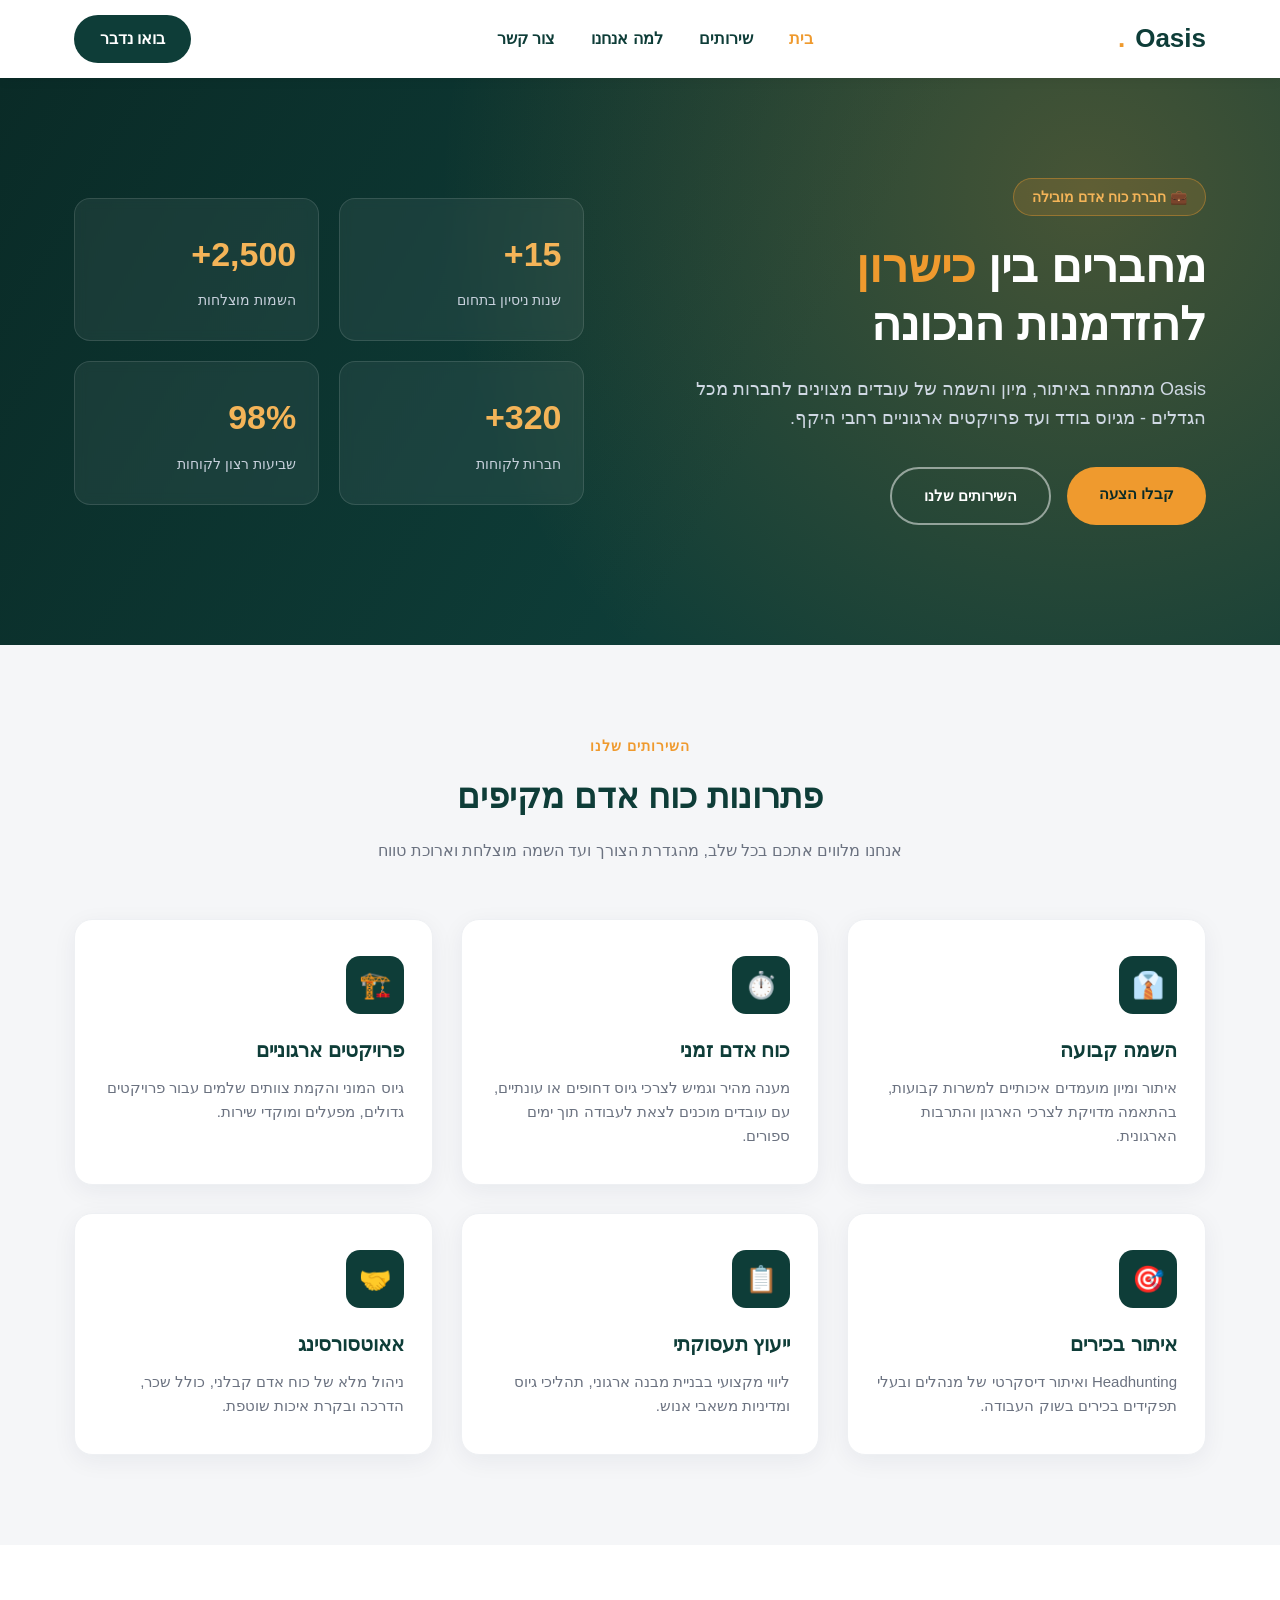
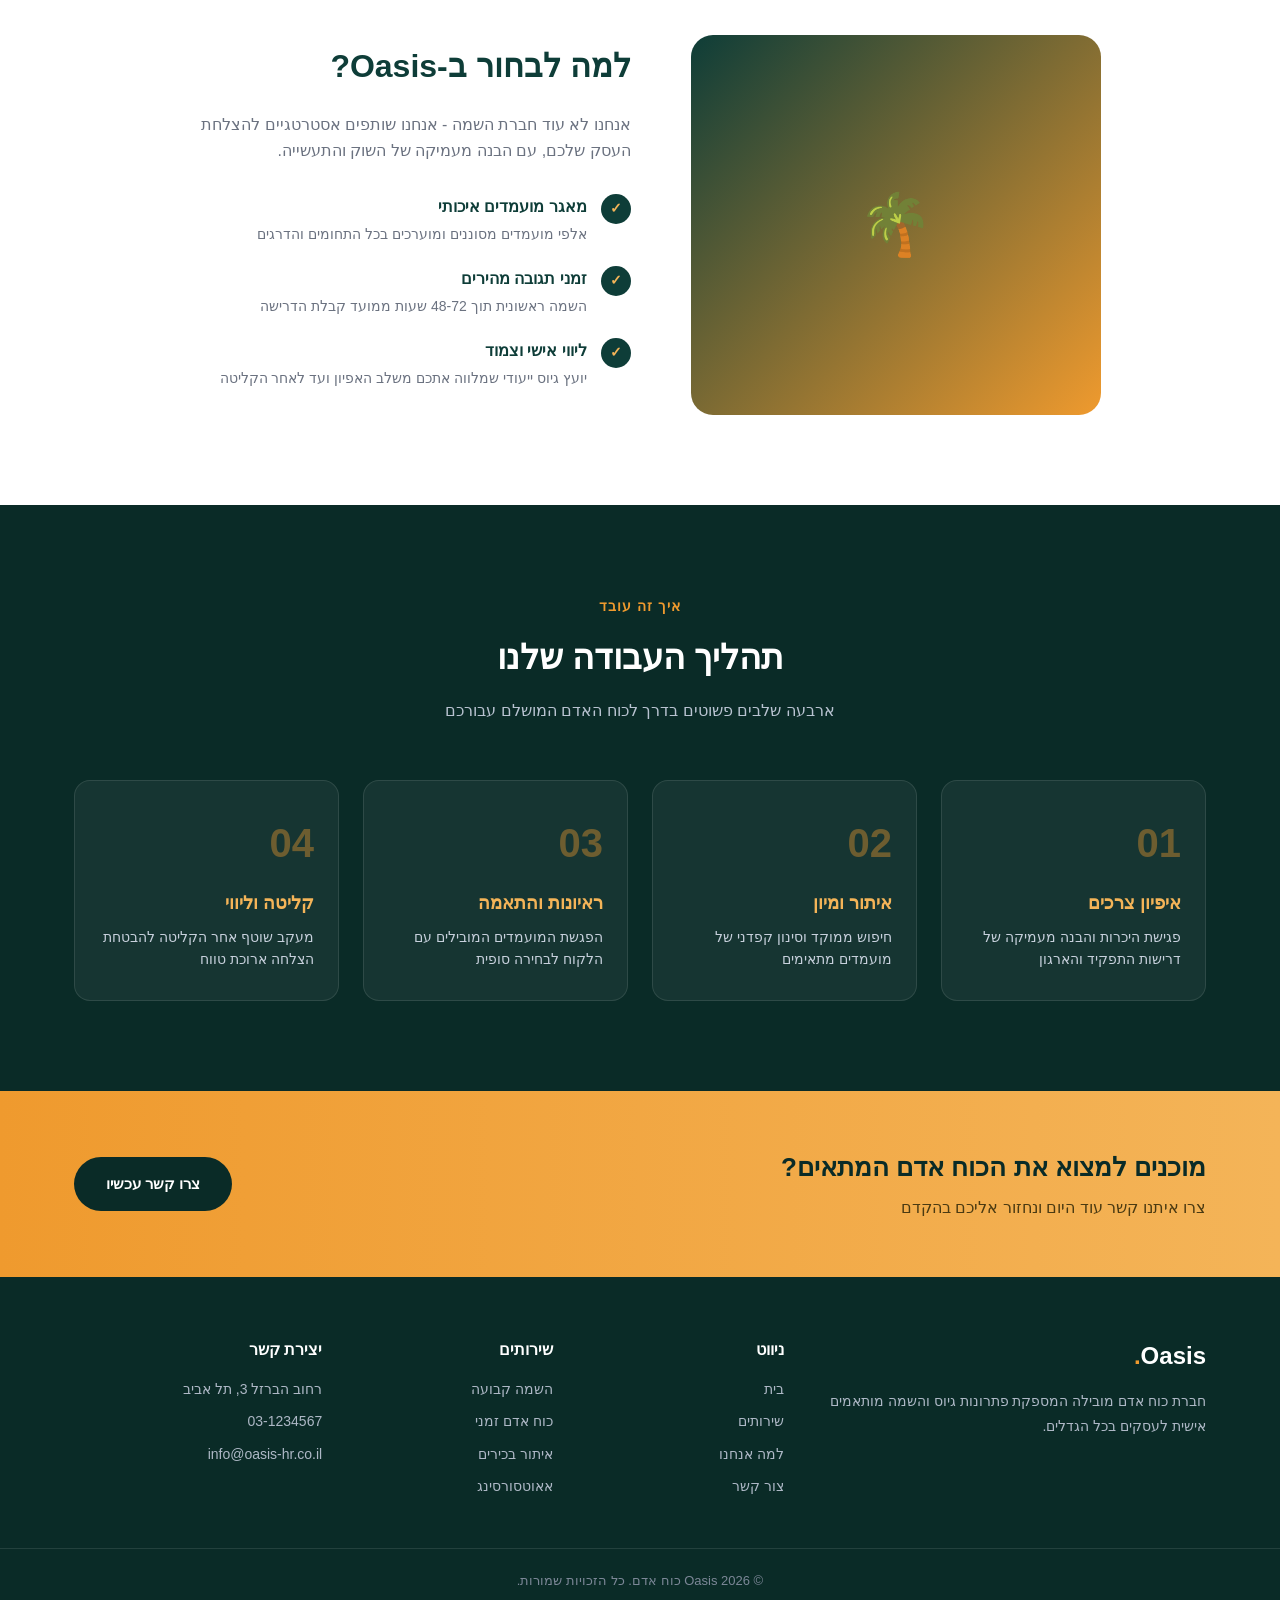
<file: index.html>
<!DOCTYPE html>
<html lang="he" dir="rtl">
<head>
<meta charset="UTF-8">
<meta name="viewport" content="width=device-width, initial-scale=1.0">
<title>Oasis - השמת כוח אדם מקצועי</title>
<link rel="stylesheet" href="style.css">
</head>
<body>

<header>
  <div class="container nav">
    <a href="index.html" class="logo">Oasis<span>.</span></a>
    <nav class="nav-links">
      <a href="index.html" class="active">בית</a>
      <a href="index.html#services">שירותים</a>
      <a href="index.html#why">למה אנחנו</a>
      <a href="contact.html">צור קשר</a>
    </nav>
    <a href="contact.html" class="nav-cta">בואו נדבר</a>
    <div class="burger"><span></span><span></span><span></span></div>
  </div>
</header>

<section class="hero">
  <div class="container hero-inner">
    <div class="hero-text">
      <span class="hero-tag">💼 חברת כוח אדם מובילה</span>
      <h1>מחברים בין <em>כישרון</em><br>להזדמנות הנכונה</h1>
      <p>Oasis מתמחה באיתור, מיון והשמה של עובדים מצוינים לחברות מכל הגדלים - מגיוס בודד ועד פרויקטים ארגוניים רחבי היקף.</p>
      <div class="hero-buttons">
        <a href="contact.html" class="btn btn-primary">קבלו הצעה</a>
        <a href="#services" class="btn btn-outline">השירותים שלנו</a>
      </div>
    </div>
    <div class="hero-stats">
      <div class="stat-card"><b>15+</b><span>שנות ניסיון בתחום</span></div>
      <div class="stat-card"><b>2,500+</b><span>השמות מוצלחות</span></div>
      <div class="stat-card"><b>320+</b><span>חברות לקוחות</span></div>
      <div class="stat-card"><b>98%</b><span>שביעות רצון לקוחות</span></div>
    </div>
  </div>
</section>

<section class="services" id="services">
  <div class="container">
    <div class="section-head">
      <span class="eyebrow">השירותים שלנו</span>
      <h2>פתרונות כוח אדם מקיפים</h2>
      <p>אנחנו מלווים אתכם בכל שלב, מהגדרת הצורך ועד השמה מוצלחת וארוכת טווח</p>
    </div>
    <div class="services-grid">
      <div class="service-card">
        <div class="icon-box">👔</div>
        <h3>השמה קבועה</h3>
        <p>איתור ומיון מועמדים איכותיים למשרות קבועות, בהתאמה מדויקת לצרכי הארגון והתרבות הארגונית.</p>
      </div>
      <div class="service-card">
        <div class="icon-box">⏱️</div>
        <h3>כוח אדם זמני</h3>
        <p>מענה מהיר וגמיש לצרכי גיוס דחופים או עונתיים, עם עובדים מוכנים לצאת לעבודה תוך ימים ספורים.</p>
      </div>
      <div class="service-card">
        <div class="icon-box">🏗️</div>
        <h3>פרויקטים ארגוניים</h3>
        <p>גיוס המוני והקמת צוותים שלמים עבור פרויקטים גדולים, מפעלים ומוקדי שירות.</p>
      </div>
      <div class="service-card">
        <div class="icon-box">🎯</div>
        <h3>איתור בכירים</h3>
        <p>Headhunting ואיתור דיסקרטי של מנהלים ובעלי תפקידים בכירים בשוק העבודה.</p>
      </div>
      <div class="service-card">
        <div class="icon-box">📋</div>
        <h3>ייעוץ תעסוקתי</h3>
        <p>ליווי מקצועי בבניית מבנה ארגוני, תהליכי גיוס ומדיניות משאבי אנוש.</p>
      </div>
      <div class="service-card">
        <div class="icon-box">🤝</div>
        <h3>אאוטסורסינג</h3>
        <p>ניהול מלא של כוח אדם קבלני, כולל שכר, הדרכה ובקרת איכות שוטפת.</p>
      </div>
    </div>
  </div>
</section>

<section class="why" id="why">
  <div class="container why">
    <div class="why-image">🌴</div>
    <div class="why-content">
      <h2>למה לבחור ב-Oasis?</h2>
      <p>אנחנו לא עוד חברת השמה - אנחנו שותפים אסטרטגיים להצלחת העסק שלכם, עם הבנה מעמיקה של השוק והתעשייה.</p>
      <ul class="why-list">
        <li>
          <div class="check">✓</div>
          <div><h4>מאגר מועמדים איכותי</h4><p>אלפי מועמדים מסוננים ומוערכים בכל התחומים והדרגים</p></div>
        </li>
        <li>
          <div class="check">✓</div>
          <div><h4>זמני תגובה מהירים</h4><p>השמה ראשונית תוך 48-72 שעות ממועד קבלת הדרישה</p></div>
        </li>
        <li>
          <div class="check">✓</div>
          <div><h4>ליווי אישי וצמוד</h4><p>יועץ גיוס ייעודי שמלווה אתכם משלב האפיון ועד לאחר הקליטה</p></div>
        </li>
      </ul>
    </div>
  </div>
</section>

<section class="process">
  <div class="container">
    <div class="section-head">
      <span class="eyebrow">איך זה עובד</span>
      <h2>תהליך העבודה שלנו</h2>
      <p>ארבעה שלבים פשוטים בדרך לכוח האדם המושלם עבורכם</p>
    </div>
    <div class="process-grid">
      <div class="process-card">
        <div class="process-num">01</div>
        <h3>איפיון צרכים</h3>
        <p>פגישת היכרות והבנה מעמיקה של דרישות התפקיד והארגון</p>
      </div>
      <div class="process-card">
        <div class="process-num">02</div>
        <h3>איתור ומיון</h3>
        <p>חיפוש ממוקד וסינון קפדני של מועמדים מתאימים</p>
      </div>
      <div class="process-card">
        <div class="process-num">03</div>
        <h3>ראיונות והתאמה</h3>
        <p>הפגשת המועמדים המובילים עם הלקוח לבחירה סופית</p>
      </div>
      <div class="process-card">
        <div class="process-num">04</div>
        <h3>קליטה וליווי</h3>
        <p>מעקב שוטף אחר הקליטה להבטחת הצלחה ארוכת טווח</p>
      </div>
    </div>
  </div>
</section>

<section class="cta-band">
  <div class="container">
    <div>
      <h2>מוכנים למצוא את הכוח אדם המתאים?</h2>
      <p>צרו איתנו קשר עוד היום ונחזור אליכם בהקדם</p>
    </div>
    <a href="contact.html" class="btn btn-primary">צרו קשר עכשיו</a>
  </div>
</section>

<footer>
  <div class="container footer-grid">
    <div>
      <div class="footer-logo">Oasis<span>.</span></div>
      <p>חברת כוח אדם מובילה המספקת פתרונות גיוס והשמה מותאמים אישית לעסקים בכל הגדלים.</p>
    </div>
    <div>
      <h4>ניווט</h4>
      <ul>
        <li><a href="index.html">בית</a></li>
        <li><a href="index.html#services">שירותים</a></li>
        <li><a href="index.html#why">למה אנחנו</a></li>
        <li><a href="contact.html">צור קשר</a></li>
      </ul>
    </div>
    <div>
      <h4>שירותים</h4>
      <ul>
        <li><a href="index.html#services">השמה קבועה</a></li>
        <li><a href="index.html#services">כוח אדם זמני</a></li>
        <li><a href="index.html#services">איתור בכירים</a></li>
        <li><a href="index.html#services">אאוטסורסינג</a></li>
      </ul>
    </div>
    <div>
      <h4>יצירת קשר</h4>
      <ul>
        <li>רחוב הברזל 3, תל אביב</li>
        <li>03-1234567</li>
        <li>info@oasis-hr.co.il</li>
      </ul>
    </div>
  </div>
  <div class="footer-bottom">© 2026 Oasis כוח אדם. כל הזכויות שמורות.</div>
</footer>

</body>
</html>
</file>
<file: style.css>
:root{
  --navy:#0e3d38;
  --navy-dark:#0a2b27;
  --gold:#ef9a2e;
  --gold-light:#f4b458;
  --teal:#1a8f79;
  --gray:#f5f6f8;
  --text:#2b2f36;
  --muted:#6b7280;
  --white:#ffffff;
}

*{box-sizing:border-box;margin:0;padding:0}

body{
  font-family:'Segoe UI', Arial, sans-serif;
  color:var(--text);
  background:var(--white);
  line-height:1.6;
}

a{text-decoration:none;color:inherit}
ul{list-style:none}
img{max-width:100%;display:block}

.container{max-width:1180px;margin:0 auto;padding:0 24px}

/* Header */
header{
  position:sticky;top:0;z-index:100;
  background:var(--white);
  box-shadow:0 2px 12px rgba(0,0,0,.06);
}
.nav{display:flex;align-items:center;justify-content:space-between;height:78px}
.logo{display:flex;align-items:center;gap:10px;font-size:26px;font-weight:800;color:var(--navy)}
.logo span{color:var(--gold)}
.nav-links{display:flex;gap:36px}
.nav-links a{font-weight:600;color:var(--navy);position:relative;padding:6px 0}
.nav-links a.active,.nav-links a:hover{color:var(--gold)}
.nav-cta{
  background:var(--navy);color:var(--white);padding:11px 26px;border-radius:30px;
  font-weight:700;transition:.25s;
}
.nav-cta:hover{background:var(--gold);color:var(--navy-dark)}

/* Hero */
.hero{
  background:linear-gradient(120deg,var(--navy-dark),var(--navy) 60%);
  color:var(--white);
  padding:100px 0 120px;
  position:relative;
  overflow:hidden;
}
.hero::after{
  content:"";position:absolute;inset:0;
  background:radial-gradient(circle at 85% 20%, rgba(239,154,46,.25), transparent 55%);
}
.hero-inner{position:relative;z-index:1;display:flex;align-items:center;gap:60px}
.hero-text{flex:1.1}
.hero-tag{
  display:inline-block;background:rgba(239,154,46,.15);color:var(--gold-light);
  padding:7px 18px;border-radius:20px;font-size:14px;font-weight:700;margin-bottom:22px;
  border:1px solid rgba(239,154,46,.4);
}
.hero h1{font-size:46px;font-weight:800;line-height:1.25;margin-bottom:22px}
.hero h1 em{color:var(--gold);font-style:normal}
.hero p{font-size:18px;color:#cfd8e3;max-width:520px;margin-bottom:34px}
.hero-buttons{display:flex;gap:16px}
.btn{
  padding:15px 32px;border-radius:30px;font-weight:700;font-size:15px;
  transition:.25s;display:inline-block;cursor:pointer;border:none;
}
.btn-primary{background:var(--gold);color:var(--navy-dark)}
.btn-primary:hover{background:var(--gold-light);transform:translateY(-2px)}
.btn-outline{border:2px solid rgba(255,255,255,.5);color:var(--white)}
.btn-outline:hover{border-color:var(--gold);color:var(--gold)}
.hero-stats{flex:1;display:grid;grid-template-columns:1fr 1fr;gap:20px}
.stat-card{
  background:rgba(255,255,255,.06);border:1px solid rgba(255,255,255,.12);
  border-radius:16px;padding:28px 22px;backdrop-filter:blur(6px);
}
.stat-card b{display:block;font-size:34px;color:var(--gold-light);margin-bottom:6px}
.stat-card span{font-size:14px;color:#c7d0dc}

/* Section generic */
section{padding:90px 0}
.section-head{text-align:center;max-width:640px;margin:0 auto 56px}
.eyebrow{color:var(--gold);font-weight:700;letter-spacing:1px;font-size:14px;margin-bottom:12px;display:block}
.section-head h2{font-size:34px;font-weight:800;color:var(--navy);margin-bottom:14px}
.section-head p{color:var(--muted);font-size:16px}

/* Services */
.services{background:var(--gray)}
.services-grid{display:grid;grid-template-columns:repeat(3,1fr);gap:28px}
.service-card{
  background:var(--white);padding:36px 28px;border-radius:18px;
  box-shadow:0 6px 24px rgba(15,42,74,.06);transition:.3s;border:1px solid #eef0f3;
}
.service-card:hover{transform:translateY(-6px);box-shadow:0 16px 34px rgba(15,42,74,.12)}
.icon-box{
  width:58px;height:58px;border-radius:14px;background:var(--navy);
  display:flex;align-items:center;justify-content:center;margin-bottom:20px;font-size:26px;
}
.service-card h3{font-size:20px;color:var(--navy);margin-bottom:10px;font-weight:700}
.service-card p{color:var(--muted);font-size:15px}

/* Why us */
.why{display:flex;align-items:center;gap:60px}
.why-image{
  flex:1;height:380px;border-radius:22px;
  background:linear-gradient(135deg,var(--navy),var(--gold));
  display:flex;align-items:center;justify-content:center;color:var(--white);font-size:60px;
}
.why-content{flex:1.1}
.why-content h2{font-size:32px;color:var(--navy);font-weight:800;margin-bottom:20px}
.why-content>p{color:var(--muted);margin-bottom:30px;font-size:16px}
.why-list li{display:flex;gap:14px;margin-bottom:20px;align-items:flex-start}
.check{
  min-width:30px;height:30px;border-radius:50%;background:var(--navy);color:var(--gold-light);
  display:flex;align-items:center;justify-content:center;font-weight:800;font-size:14px;
}
.why-list h4{color:var(--navy);font-weight:700;margin-bottom:4px;font-size:16px}
.why-list p{color:var(--muted);font-size:14px}

/* Process */
.process{background:var(--navy-dark);color:var(--white)}
.process .section-head h2{color:var(--white)}
.process .section-head p{color:#b9c3d1}
.process-grid{display:grid;grid-template-columns:repeat(4,1fr);gap:24px}
.process-card{
  background:rgba(255,255,255,.05);border:1px solid rgba(255,255,255,.1);
  border-radius:16px;padding:30px 24px;position:relative;
}
.process-num{
  font-size:40px;font-weight:800;color:rgba(239,154,46,.4);margin-bottom:14px;
}
.process-card h3{font-size:18px;margin-bottom:8px;color:var(--gold-light)}
.process-card p{font-size:14px;color:#c7d0dc}

/* CTA band */
.cta-band{
  background:linear-gradient(90deg,var(--gold),var(--gold-light));
  padding:56px 0;
}
.cta-band .container{display:flex;align-items:center;justify-content:space-between;gap:20px;flex-wrap:wrap}
.cta-band h2{color:var(--navy-dark);font-size:26px;font-weight:800}
.cta-band p{color:#4a3a12;margin-top:6px}
.cta-band .btn-primary{background:var(--navy-dark);color:var(--white)}
.cta-band .btn-primary:hover{background:var(--navy)}

/* Footer */
footer{background:var(--navy-dark);color:#aeb8c6;padding:60px 0 24px}
.footer-grid{display:grid;grid-template-columns:2fr 1fr 1fr 1.3fr;gap:40px;margin-bottom:40px}
.footer-logo{font-size:24px;font-weight:800;color:var(--white);margin-bottom:14px}
.footer-logo span{color:var(--gold)}
.footer-grid p{font-size:14px;line-height:1.8}
.footer-grid h4{color:var(--white);margin-bottom:16px;font-size:16px}
.footer-grid ul li{margin-bottom:10px;font-size:14px}
.footer-grid ul li a:hover{color:var(--gold)}
.footer-bottom{
  border-top:1px solid rgba(255,255,255,.1);padding-top:22px;
  text-align:center;font-size:13px;color:#7c8797;
}

/* Contact page */
.page-hero{
  background:linear-gradient(120deg,var(--navy-dark),var(--navy));
  color:var(--white);padding:64px 0;text-align:center;
}
.page-hero h1{font-size:38px;font-weight:800;margin-bottom:10px}
.page-hero p{color:#cfd8e3}

.contact-wrap{display:grid;grid-template-columns:1fr 1.2fr;gap:50px;align-items:flex-start}
.contact-info{background:var(--gray);border-radius:20px;padding:40px 34px}
.contact-info h3{color:var(--navy);font-size:22px;font-weight:800;margin-bottom:8px}
.contact-info>p{color:var(--muted);margin-bottom:28px;font-size:15px}
.info-item{display:flex;gap:16px;margin-bottom:24px;align-items:flex-start}
.info-icon{
  min-width:46px;height:46px;border-radius:12px;background:var(--navy);
  color:var(--gold-light);display:flex;align-items:center;justify-content:center;font-size:20px;
}
.info-item h4{color:var(--navy);font-size:15px;font-weight:700;margin-bottom:3px}
.info-item p{color:var(--muted);font-size:14px}
.social-row{display:flex;gap:12px;margin-top:30px}
.social-row a{
  width:42px;height:42px;border-radius:50%;background:var(--navy);color:var(--white);
  display:flex;align-items:center;justify-content:center;transition:.25s;
}
.social-row a:hover{background:var(--gold);color:var(--navy-dark)}

.contact-form{background:var(--white);border:1px solid #eef0f3;border-radius:20px;padding:40px 34px;box-shadow:0 6px 30px rgba(15,42,74,.06)}
.contact-form h3{color:var(--navy);font-size:22px;font-weight:800;margin-bottom:24px}
.form-row{display:grid;grid-template-columns:1fr 1fr;gap:18px;margin-bottom:18px}
.form-group{display:flex;flex-direction:column;gap:8px}
.form-group.full{grid-column:1/-1}
.form-group label{font-size:14px;font-weight:600;color:var(--navy)}
.form-group input,.form-group select,.form-group textarea{
  padding:13px 16px;border:1.5px solid #e2e6ea;border-radius:10px;font-size:14px;
  font-family:inherit;transition:.2s;background:var(--gray);
}
.form-group input:focus,.form-group select:focus,.form-group textarea:focus{
  outline:none;border-color:var(--gold);background:var(--white);
}
.form-group textarea{resize:vertical;min-height:120px}
.submit-btn{
  width:100%;padding:16px;background:var(--navy);color:var(--white);border:none;
  border-radius:10px;font-size:16px;font-weight:700;cursor:pointer;transition:.25s;margin-top:6px;
}
.submit-btn:hover{background:var(--gold);color:var(--navy-dark)}
.form-note{font-size:13px;color:var(--muted);margin-top:14px;text-align:center}

.map-box{
  margin-top:60px;height:320px;border-radius:20px;
  background:linear-gradient(135deg,#dfe4ea,#c9d2db);
  display:flex;align-items:center;justify-content:center;color:var(--muted);font-size:16px;font-weight:600;
}

/* Mobile menu */
.burger{display:none;flex-direction:column;gap:5px;cursor:pointer}
.burger span{width:26px;height:3px;background:var(--navy);border-radius:2px}

@media(max-width:960px){
  .hero-inner{flex-direction:column}
  .services-grid{grid-template-columns:1fr 1fr}
  .process-grid{grid-template-columns:1fr 1fr}
  .why{flex-direction:column}
  .footer-grid{grid-template-columns:1fr 1fr}
  .contact-wrap{grid-template-columns:1fr}
}
@media(max-width:680px){
  .nav-links{display:none}
  .burger{display:flex}
  .hero h1{font-size:32px}
  .services-grid{grid-template-columns:1fr}
  .process-grid{grid-template-columns:1fr}
  .hero-stats{grid-template-columns:1fr}
  .footer-grid{grid-template-columns:1fr}
  .form-row{grid-template-columns:1fr}
  .cta-band .container{flex-direction:column;text-align:center}
}
</file>
